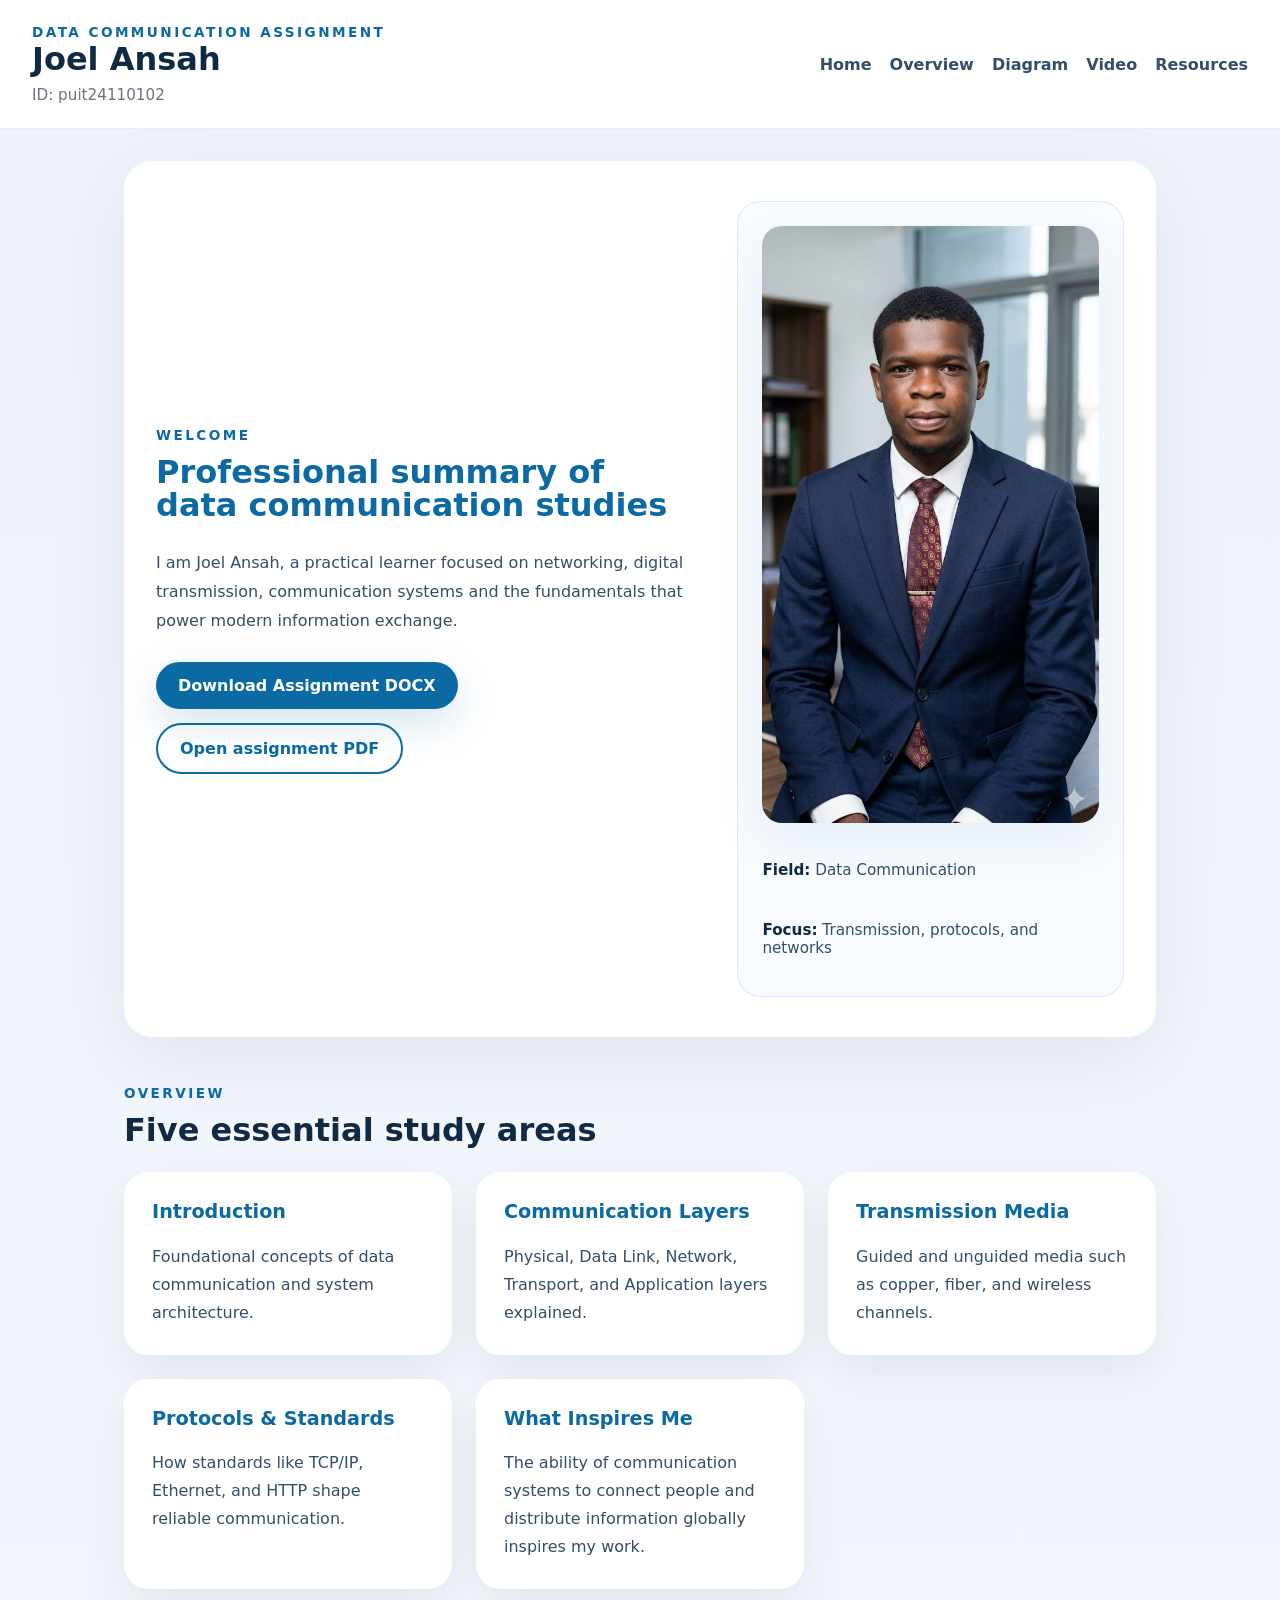
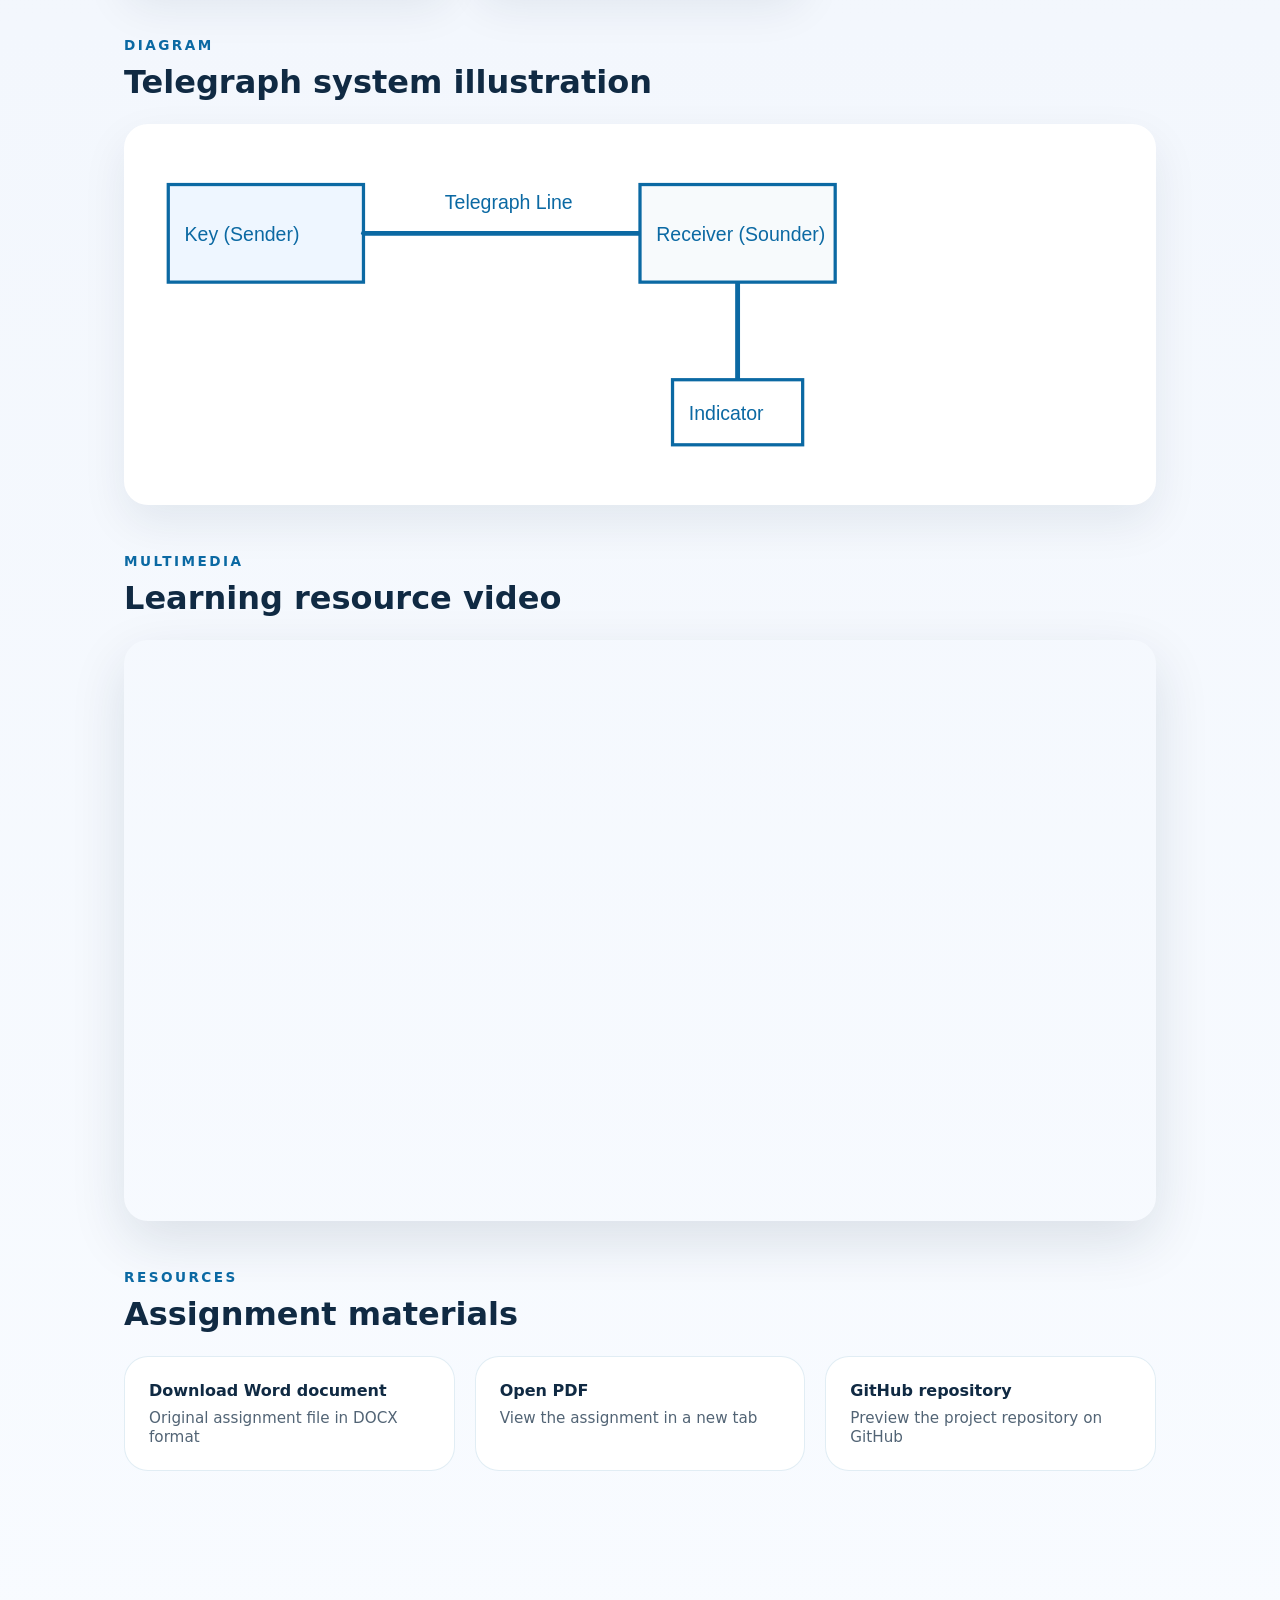
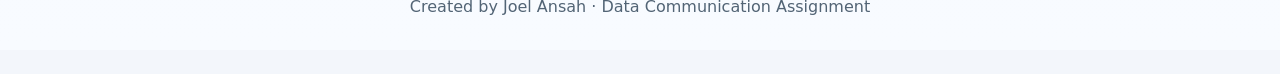
<file: Joel/index.html>
<!doctype html>
<html lang="en">
<head>
  <meta charset="utf-8">
  <meta name="viewport" content="width=device-width,initial-scale=1">
  <title>Data Communication Assignment - Joel Ansah</title>
  <link rel="stylesheet" href="styles.css">
</head>
<body>
  <header class="topbar">
    <div class="brand">
      <div>
        <p class="eyebrow">Data Communication Assignment</p>
        <h1>Joel Ansah</h1>
      </div>
      <p class="id">ID: puit24110102</p>
    </div>

    <nav class="nav-menu">
      <a href="#home">Home</a>
      <a href="#overview">Overview</a>
      <a href="#diagram">Diagram</a>
      <a href="#media">Video</a>
      <a href="#resources">Resources</a>
    </nav>
  </header>

  <main class="page">
    <section id="home" class="hero fade-up">
      <div class="hero-grid">
        <div class="hero-text">
          <span class="eyebrow">Welcome</span>
          <h2>Professional summary of data communication studies</h2>
          <p class="hero-copy">I am Joel Ansah, a practical learner focused on networking, digital transmission, communication systems and the fundamentals that power modern information exchange.</p>
          <div class="hero-buttons">
            <a class="btn btn-primary" href="ADVANCED DATA COMMUNICATION.docx" download>Download Assignment DOCX</a>
            <a class="btn btn-secondary" href="ADVANCED DATA COMMUNICATION.pdf" target="_blank">Open assignment PDF</a>
          </div>
        </div>

        <div class="hero-card">
          <img src="photo_2026-05-21_16-41-27.jpg" alt="Joel Ansah photo">
          <div class="hero-card-info">
            <p><strong>Field:</strong> Data Communication</p>
            <p><strong>Focus:</strong> Transmission, protocols, and networks</p>
          </div>
        </div>
      </div>
    </section>

    <section id="overview" class="section fade-up">
      <div class="section-heading">
        <span class="eyebrow">Overview</span>
        <h2>Five essential study areas</h2>
      </div>
      <div class="card-grid">
        <article class="card">
          <h3>Introduction</h3>
          <p>Foundational concepts of data communication and system architecture.</p>
        </article>
        <article class="card">
          <h3>Communication Layers</h3>
          <p>Physical, Data Link, Network, Transport, and Application layers explained.</p>
        </article>
        <article class="card">
          <h3>Transmission Media</h3>
          <p>Guided and unguided media such as copper, fiber, and wireless channels.</p>
        </article>
        <article class="card">
          <h3>Protocols & Standards</h3>
          <p>How standards like TCP/IP, Ethernet, and HTTP shape reliable communication.</p>
        </article>
        <article class="card">
          <h3>What Inspires Me</h3>
          <p>The ability of communication systems to connect people and distribute information globally inspires my work.</p>
        </article>
      </div>
    </section>

    <section id="diagram" class="section fade-up">
      <div class="section-heading">
        <span class="eyebrow">Diagram</span>
        <h2>Telegraph system illustration</h2>
      </div>
      <div class="diagram-card">
        <svg viewBox="0 0 600 200" xmlns="http://www.w3.org/2000/svg" class="svg-diagram">
          <rect x="10" y="20" width="120" height="60" fill="#eef6ff" stroke="#0b69a3" stroke-width="2" />
          <text x="20" y="55" font-family="sans-serif" font-size="12" fill="#0b69a3">Key (Sender)</text>
          <line x1="130" y1="50" x2="300" y2="50" stroke="#0b69a3" stroke-width="3" stroke-linecap="round" />
          <rect x="300" y="20" width="120" height="60" fill="#f7fafc" stroke="#0b69a3" stroke-width="2" />
          <text x="310" y="55" font-family="sans-serif" font-size="12" fill="#0b69a3">Receiver (Sounder)</text>
          <line x1="360" y1="80" x2="360" y2="140" stroke="#0b69a3" stroke-width="3" />
          <rect x="320" y="140" width="80" height="40" fill="#ffffff" stroke="#0b69a3" stroke-width="2" />
          <text x="330" y="165" font-family="sans-serif" font-size="12" fill="#0b69a3">Indicator</text>
          <text x="180" y="35" font-family="sans-serif" font-size="12" fill="#0b69a3">Telegraph Line</text>
        </svg>
      </div>
    </section>

    <section id="media" class="section fade-up">
      <div class="section-heading">
        <span class="eyebrow">Multimedia</span>
        <h2>Learning resource video</h2>
      </div>
      <div class="video-wrap">
        <iframe src="https://www.youtube.com/embed/4X0r1k3V7s8" title="YouTube video" frameborder="0" allowfullscreen></iframe>
      </div>
    </section>

    <section id="resources" class="section fade-up">
      <div class="section-heading">
        <span class="eyebrow">Resources</span>
        <h2>Assignment materials</h2>
      </div>
      <div class="resource-grid">
        <a class="resource-card" href="ADVANCED DATA COMMUNICATION.docx" download>
          <strong>Download Word document</strong>
          <span>Original assignment file in DOCX format</span>
        </a>
        <a class="resource-card" href="ADVANCED DATA COMMUNICATION.pdf" target="_blank">
          <strong>Open PDF</strong>
          <span>View the assignment in a new tab</span>
        </a>
        <a class="resource-card" href="https://github.com/Ansah-Joel/data-communication-assignment-" target="_blank">
          <strong>GitHub repository</strong>
          <span>Preview the project repository on GitHub</span>
        </a>
      </div>
    </section>
  </main>

  <footer class="footer fade-up">
    <p>Created by Joel Ansah · Data Communication Assignment</p>
  </footer>
</body>
</html>
</file>
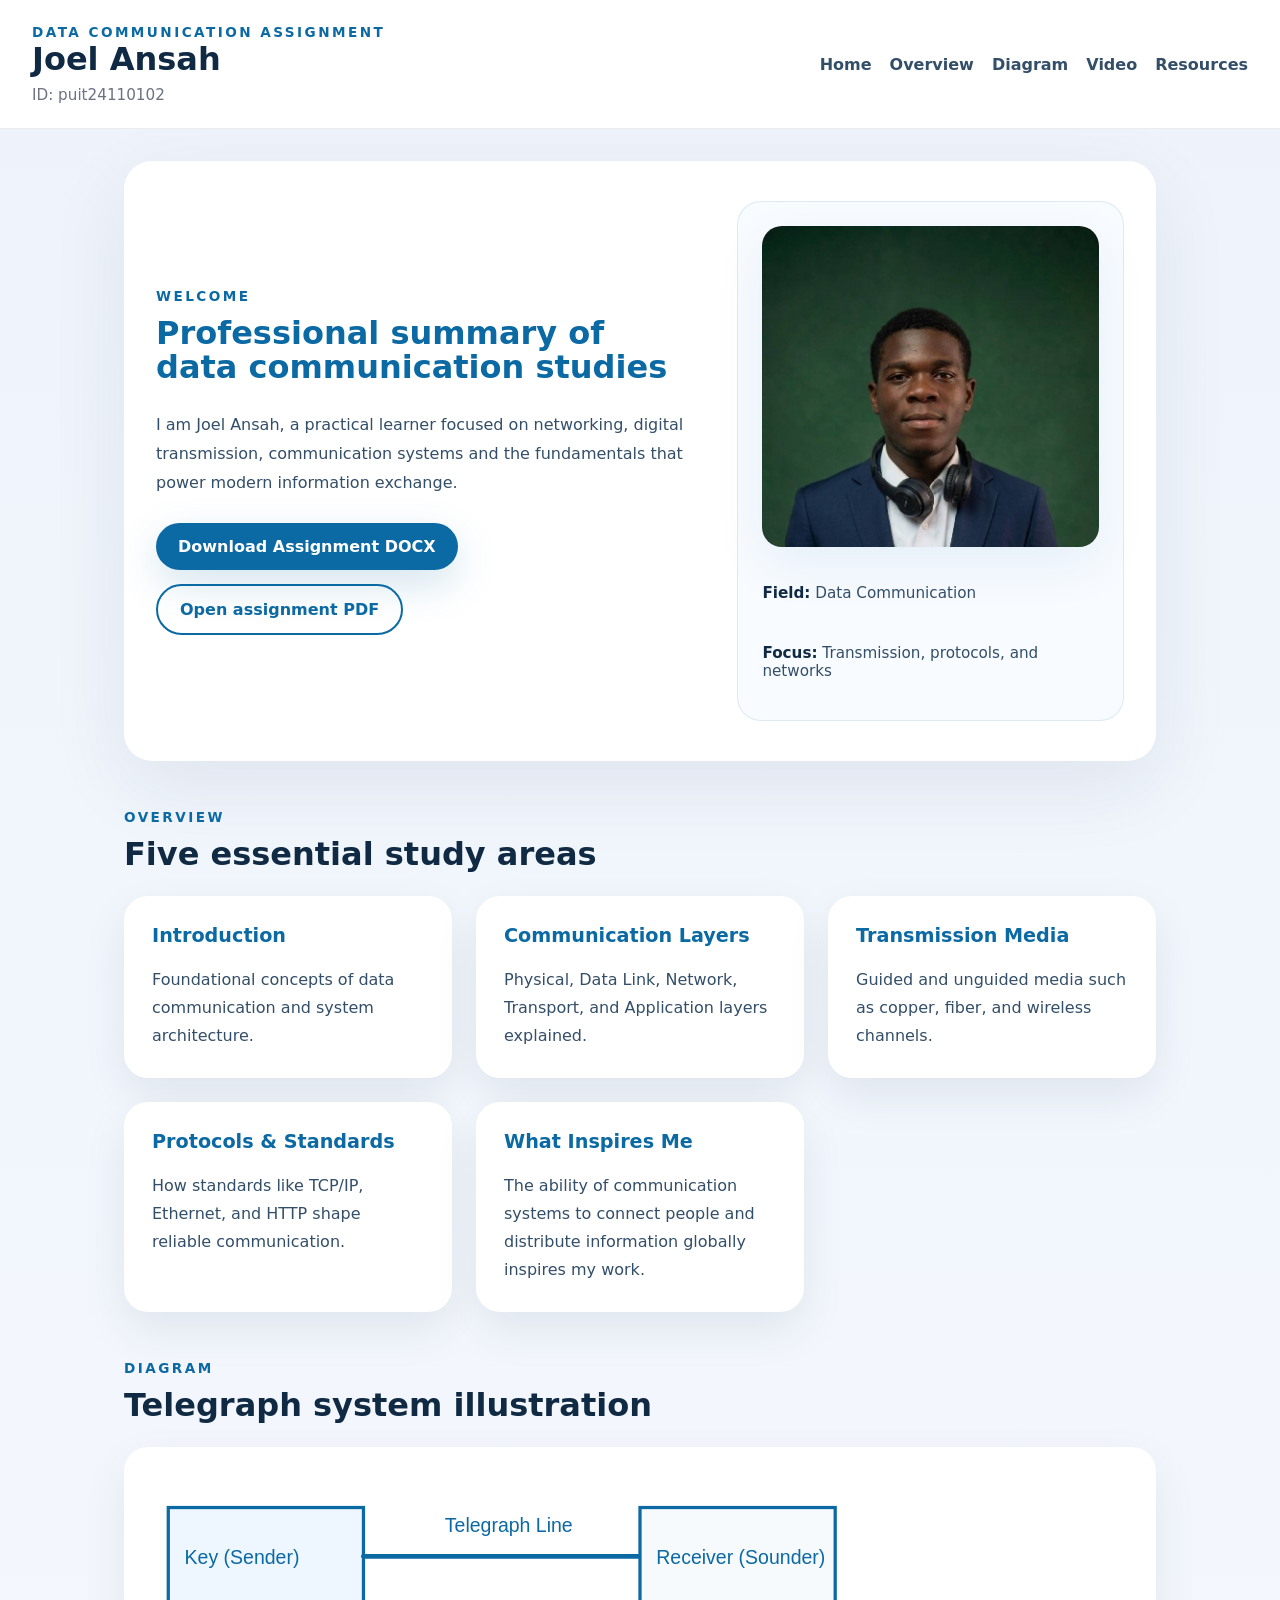
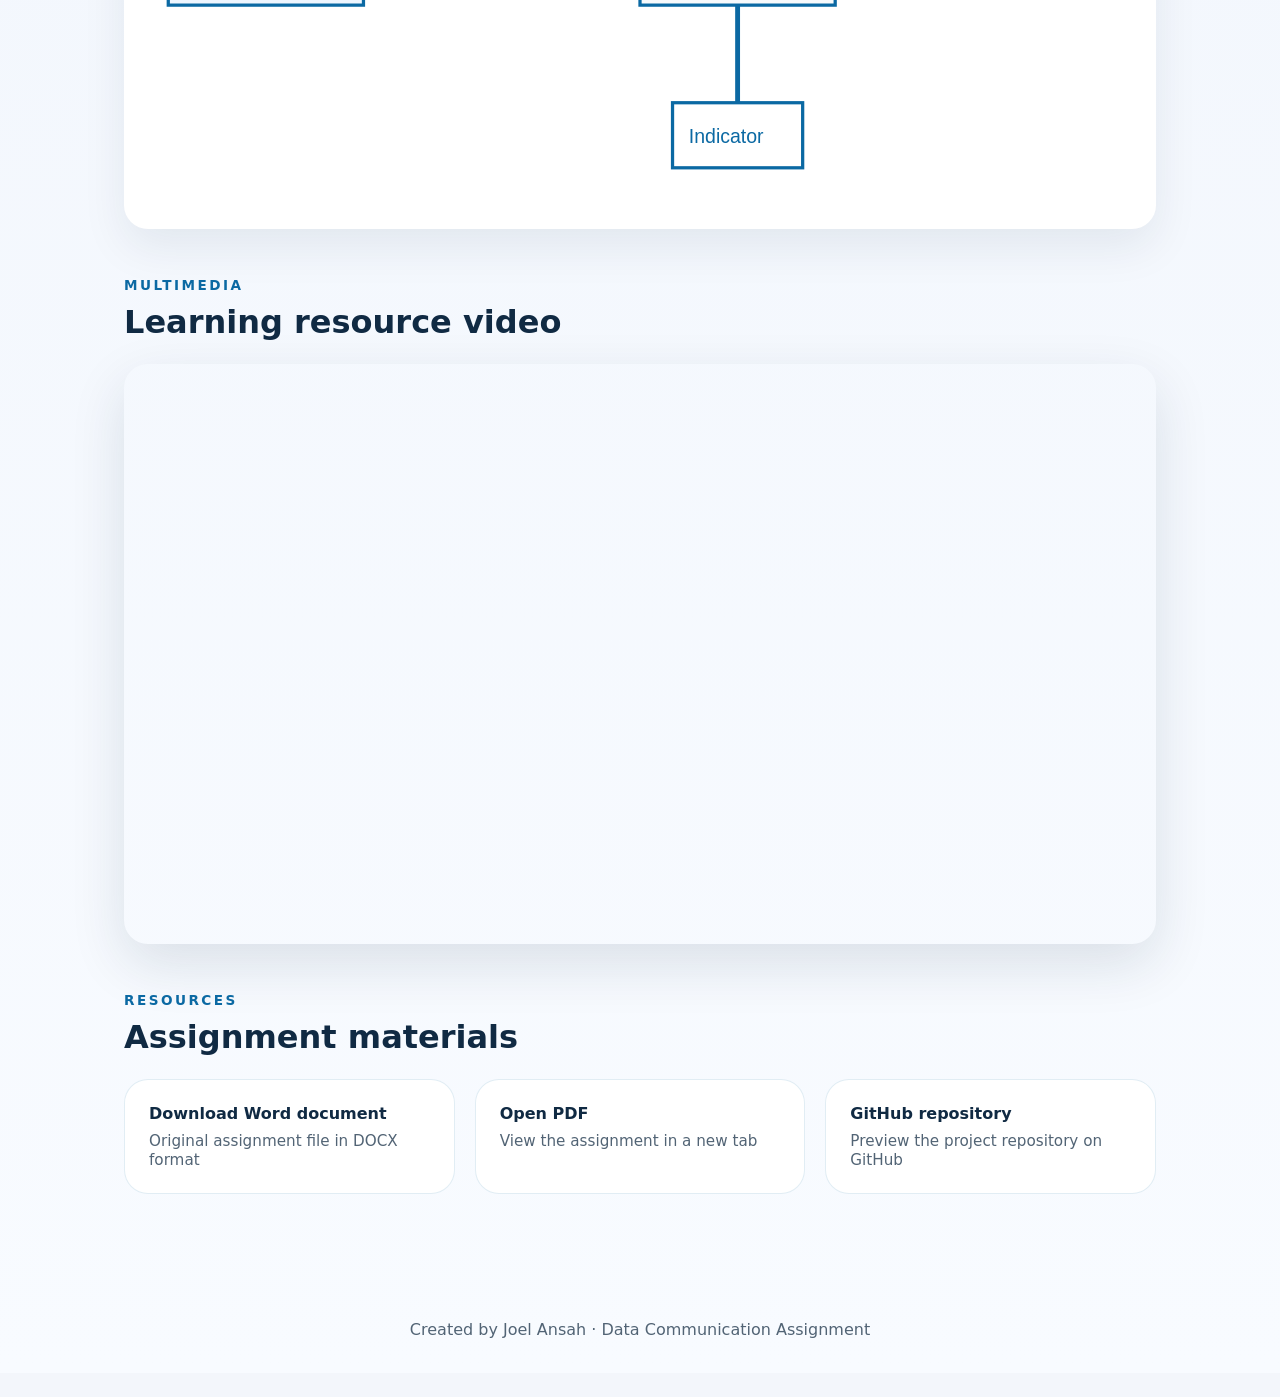
<file: mhjhus/index.html>
<!doctype html>
<html lang="en">
<head>
  <meta charset="utf-8">
  <meta name="viewport" content="width=device-width,initial-scale=1">
  <title>Data Communication Assignment - Joel Ansah</title>
  <link rel="stylesheet" href="styles.css">
</head>
<body>
  <header class="topbar">
    <div class="brand">
      <div>
        <p class="eyebrow">Data Communication Assignment</p>
        <h1>Joel Ansah</h1>
      </div>
      <p class="id">ID: puit24110102</p>
    </div>

    <nav class="nav-menu">
      <a href="#home">Home</a>
      <a href="#overview">Overview</a>
      <a href="#diagram">Diagram</a>
      <a href="#media">Video</a>
      <a href="#resources">Resources</a>
    </nav>
  </header>

  <main class="page">
    <section id="home" class="hero fade-up">
      <div class="hero-grid">
        <div class="hero-text">
          <span class="eyebrow">Welcome</span>
          <h2>Professional summary of data communication studies</h2>
          <p class="hero-copy">I am Joel Ansah, a practical learner focused on networking, digital transmission, communication systems and the fundamentals that power modern information exchange.</p>
          <div class="hero-buttons">
            <a class="btn btn-primary" href="ADVANCED DATA COMMUNICATION.docx" download>Download Assignment DOCX</a>
            <a class="btn btn-secondary" href="ADVANCED DATA COMMUNICATION.pdf" target="_blank">Open assignment PDF</a>
          </div>
        </div>

        <div class="hero-card">
          <img src="photo_2026-05-21_13-58-20.jpg" alt="Joel Ansah photo">
          <div class="hero-card-info">
            <p><strong>Field:</strong> Data Communication</p>
            <p><strong>Focus:</strong> Transmission, protocols, and networks</p>
          </div>
        </div>
      </div>
    </section>

    <section id="overview" class="section fade-up">
      <div class="section-heading">
        <span class="eyebrow">Overview</span>
        <h2>Five essential study areas</h2>
      </div>
      <div class="card-grid">
        <article class="card">
          <h3>Introduction</h3>
          <p>Foundational concepts of data communication and system architecture.</p>
        </article>
        <article class="card">
          <h3>Communication Layers</h3>
          <p>Physical, Data Link, Network, Transport, and Application layers explained.</p>
        </article>
        <article class="card">
          <h3>Transmission Media</h3>
          <p>Guided and unguided media such as copper, fiber, and wireless channels.</p>
        </article>
        <article class="card">
          <h3>Protocols & Standards</h3>
          <p>How standards like TCP/IP, Ethernet, and HTTP shape reliable communication.</p>
        </article>
        <article class="card">
          <h3>What Inspires Me</h3>
          <p>The ability of communication systems to connect people and distribute information globally inspires my work.</p>
        </article>
      </div>
    </section>

    <section id="diagram" class="section fade-up">
      <div class="section-heading">
        <span class="eyebrow">Diagram</span>
        <h2>Telegraph system illustration</h2>
      </div>
      <div class="diagram-card">
        <svg viewBox="0 0 600 200" xmlns="http://www.w3.org/2000/svg" class="svg-diagram">
          <rect x="10" y="20" width="120" height="60" fill="#eef6ff" stroke="#0b69a3" stroke-width="2" />
          <text x="20" y="55" font-family="sans-serif" font-size="12" fill="#0b69a3">Key (Sender)</text>
          <line x1="130" y1="50" x2="300" y2="50" stroke="#0b69a3" stroke-width="3" stroke-linecap="round" />
          <rect x="300" y="20" width="120" height="60" fill="#f7fafc" stroke="#0b69a3" stroke-width="2" />
          <text x="310" y="55" font-family="sans-serif" font-size="12" fill="#0b69a3">Receiver (Sounder)</text>
          <line x1="360" y1="80" x2="360" y2="140" stroke="#0b69a3" stroke-width="3" />
          <rect x="320" y="140" width="80" height="40" fill="#ffffff" stroke="#0b69a3" stroke-width="2" />
          <text x="330" y="165" font-family="sans-serif" font-size="12" fill="#0b69a3">Indicator</text>
          <text x="180" y="35" font-family="sans-serif" font-size="12" fill="#0b69a3">Telegraph Line</text>
        </svg>
      </div>
    </section>

    <section id="media" class="section fade-up">
      <div class="section-heading">
        <span class="eyebrow">Multimedia</span>
        <h2>Learning resource video</h2>
      </div>
      <div class="video-wrap">
        <iframe src="https://www.youtube.com/embed/4X0r1k3V7s8" title="YouTube video" frameborder="0" allowfullscreen></iframe>
      </div>
    </section>

    <section id="resources" class="section fade-up">
      <div class="section-heading">
        <span class="eyebrow">Resources</span>
        <h2>Assignment materials</h2>
      </div>
      <div class="resource-grid">
        <a class="resource-card" href="ADVANCED DATA COMMUNICATION.docx" download>
          <strong>Download Word document</strong>
          <span>Original assignment file in DOCX format</span>
        </a>
        <a class="resource-card" href="ADVANCED DATA COMMUNICATION.pdf" target="_blank">
          <strong>Open PDF</strong>
          <span>View the assignment in a new tab</span>
        </a>
        <a class="resource-card" href="https://github.com/Ansah-Joel/data-communication-assignment-" target="_blank">
          <strong>GitHub repository</strong>
          <span>Preview the project repository on GitHub</span>
        </a>
      </div>
    </section>
  </main>

  <footer class="footer fade-up">
    <p>Created by Joel Ansah · Data Communication Assignment</p>
  </footer>
</body>
</html>
</file>
<file: Joel/styles.css>
/* Professional Data Communication page styles */
:root{
  font-family: Inter, system-ui, -apple-system, BlinkMacSystemFont, "Segoe UI", sans-serif;
  color:#102a43;
  background:#f3f6fb;
  accent-color:#0b69a3;
}
*{box-sizing:border-box}
body{margin:0;padding:0;background:linear-gradient(180deg,#eef3fb 0%,#f8fbff 100%);color:var(--color-text);min-height:100vh}
img{max-width:100%;display:block}
button,a{font:inherit}

.topbar{display:flex;flex-wrap:wrap;align-items:center;justify-content:space-between;padding:24px 32px;background:#ffffff;border-bottom:1px solid rgba(15,23,36,0.08);position:sticky;top:0;z-index:10}
.brand{display:flex;flex-direction:column;gap:8px}
.eyebrow{font-size:.85rem;font-weight:700;letter-spacing:.18em;text-transform:uppercase;color:#0b69a3;margin:0}
.brand h1{margin:0;font-size:2rem;color:#102a43}
.id{margin:0;font-size:.95rem;color:#6b7280}
.nav-menu{display:flex;flex-wrap:wrap;gap:18px}
.nav-menu a{color:#334e68;text-decoration:none;font-weight:600;position:relative;padding:4px 0;transition:color .2s ease}
.nav-menu a::after{content:'';position:absolute;left:0;bottom:-2px;width:100%;height:2px;background:#0b69a3;transform:scaleX(0);transform-origin:left;transition:transform .25s ease}
.nav-menu a:hover{color:#0b69a3}
.nav-menu a:hover::after{transform:scaleX(1)}

.page{max-width:1080px;margin:0 auto;padding:32px 24px}
.section{margin-top:48px}
.section-heading{display:flex;flex-direction:column;gap:12px;margin-bottom:24px}
.section-heading h2{margin:0;font-size:2rem;color:#102a43;line-height:1.1}

.hero{padding:40px 32px;background:#ffffff;border-radius:28px;box-shadow:0 24px 80px rgba(16,42,67,0.08);overflow:hidden}
.hero-grid{display:grid;grid-template-columns:1.35fr 0.95fr;gap:32px;align-items:center}
.hero-text{max-width:540px}
.hero-text h2{margin-top:12px;font-size:clamp(2rem,2.5vw,3rem);line-height:1.05;color:#0b69a3}
.hero-copy{margin:20px 0 0;font-size:1rem;line-height:1.8;color:#334e68;max-width:580px}
.hero-buttons{display:flex;flex-wrap:wrap;gap:14px;margin-top:26px}
.btn{display:inline-flex;align-items:center;justify-content:center;gap:10px;padding:14px 22px;border-radius:999px;font-weight:700;text-decoration:none;transition:transform .2s ease,box-shadow .2s ease}
.btn:hover{transform:translateY(-2px)}
.btn-primary{background:#0b69a3;color:#ffffff;box-shadow:0 14px 40px rgba(11,105,163,0.18)}
.btn-secondary{background:transparent;color:#0b69a3;border:2px solid #0b69a3}
.hero-card{padding:24px;background:#f8fbff;border:1px solid rgba(11,105,163,0.12);border-radius:24px;display:grid;gap:22px}
.hero-card img{border-radius:20px;box-shadow:0 18px 50px rgba(11,105,163,0.08)}
.hero-card-info{display:flex;flex-direction:column;gap:12px;color:#334e68;font-size:.95rem}
.hero-card-info strong{color:#102a43}

.card-grid{display:grid;grid-template-columns:repeat(3,minmax(0,1fr));gap:24px}
.card{background:#ffffff;border-radius:24px;padding:28px;box-shadow:0 18px 45px rgba(16,42,67,0.08);transition:transform .25s ease,box-shadow .25s ease}
.card:hover{transform:translateY(-8px);box-shadow:0 22px 50px rgba(16,42,67,0.14)}
.card h3{margin-top:0;font-size:1.2rem;color:#0b69a3}
.card p{margin:12px 0 0;line-height:1.75;color:#334e68}

.diagram-card{background:#ffffff;border-radius:24px;padding:28px;box-shadow:0 18px 45px rgba(16,42,67,0.08)}
.svg-diagram{width:100%;height:auto;display:block}

.video-wrap{position:relative;padding-top:56.25%;border-radius:24px;overflow:hidden;box-shadow:0 20px 55px rgba(16,42,67,0.12)}
.video-wrap iframe{position:absolute;top:0;left:0;width:100%;height:100%;border:0}

.resource-grid{display:grid;grid-template-columns:repeat(3,minmax(0,1fr));gap:20px}
.resource-card{display:block;background:#ffffff;border-radius:24px;padding:24px;border:1px solid rgba(11,105,163,0.12);text-decoration:none;color:#102a43;transition:transform .2s ease,box-shadow .2s ease}
.resource-card:hover{transform:translateY(-6px);box-shadow:0 20px 45px rgba(16,42,67,0.12)}
.resource-card strong{display:block;font-size:1rem;margin-bottom:8px}
.resource-card span{font-size:.95rem;color:#526475}

.footer{margin:60px auto 24px;padding:18px 24px;text-align:center;color:#526475}

.fade-up{opacity:0;transform:translateY(18px);animation:fadeInUp .8s ease forwards}
.fade-up:nth-of-type(1){animation-delay:.1s}
.fade-up:nth-of-type(2){animation-delay:.2s}
.fade-up:nth-of-type(3){animation-delay:.3s}
.fade-up:nth-of-type(4){animation-delay:.4s}
.fade-up:nth-of-type(5){animation-delay:.5s}

@keyframes fadeInUp{
  to{opacity:1;transform:none}
}

@media (max-width:960px){
  .hero-grid{grid-template-columns:1fr}
  .card-grid,.resource-grid{grid-template-columns:1fr}
}

@media (max-width:640px){
  .topbar{padding:18px 16px}
  .nav-menu{gap:12px}
  .page{padding:20px 16px}
  .hero{padding:28px 20px}
  .hero-text h2{font-size:2rem}
}
</file>
<file: mhjhus/styles.css>
/* Professional Data Communication page styles */
:root{
  font-family: Inter, system-ui, -apple-system, BlinkMacSystemFont, "Segoe UI", sans-serif;
  color:#102a43;
  background:#f3f6fb;
  accent-color:#0b69a3;
}
*{box-sizing:border-box}
body{margin:0;padding:0;background:linear-gradient(180deg,#eef3fb 0%,#f8fbff 100%);color:var(--color-text);min-height:100vh}
img{max-width:100%;display:block}
button,a{font:inherit}

.topbar{display:flex;flex-wrap:wrap;align-items:center;justify-content:space-between;padding:24px 32px;background:#ffffff;border-bottom:1px solid rgba(15,23,36,0.08);position:sticky;top:0;z-index:10}
.brand{display:flex;flex-direction:column;gap:8px}
.eyebrow{font-size:.85rem;font-weight:700;letter-spacing:.18em;text-transform:uppercase;color:#0b69a3;margin:0}
.brand h1{margin:0;font-size:2rem;color:#102a43}
.id{margin:0;font-size:.95rem;color:#6b7280}
.nav-menu{display:flex;flex-wrap:wrap;gap:18px}
.nav-menu a{color:#334e68;text-decoration:none;font-weight:600;position:relative;padding:4px 0;transition:color .2s ease}
.nav-menu a::after{content:'';position:absolute;left:0;bottom:-2px;width:100%;height:2px;background:#0b69a3;transform:scaleX(0);transform-origin:left;transition:transform .25s ease}
.nav-menu a:hover{color:#0b69a3}
.nav-menu a:hover::after{transform:scaleX(1)}

.page{max-width:1080px;margin:0 auto;padding:32px 24px}
.section{margin-top:48px}
.section-heading{display:flex;flex-direction:column;gap:12px;margin-bottom:24px}
.section-heading h2{margin:0;font-size:2rem;color:#102a43;line-height:1.1}

.hero{padding:40px 32px;background:#ffffff;border-radius:28px;box-shadow:0 24px 80px rgba(16,42,67,0.08);overflow:hidden}
.hero-grid{display:grid;grid-template-columns:1.35fr 0.95fr;gap:32px;align-items:center}
.hero-text{max-width:540px}
.hero-text h2{margin-top:12px;font-size:clamp(2rem,2.5vw,3rem);line-height:1.05;color:#0b69a3}
.hero-copy{margin:20px 0 0;font-size:1rem;line-height:1.8;color:#334e68;max-width:580px}
.hero-buttons{display:flex;flex-wrap:wrap;gap:14px;margin-top:26px}
.btn{display:inline-flex;align-items:center;justify-content:center;gap:10px;padding:14px 22px;border-radius:999px;font-weight:700;text-decoration:none;transition:transform .2s ease,box-shadow .2s ease}
.btn:hover{transform:translateY(-2px)}
.btn-primary{background:#0b69a3;color:#ffffff;box-shadow:0 14px 40px rgba(11,105,163,0.18)}
.btn-secondary{background:transparent;color:#0b69a3;border:2px solid #0b69a3}
.hero-card{padding:24px;background:#f8fbff;border:1px solid rgba(11,105,163,0.12);border-radius:24px;display:grid;gap:22px}
.hero-card img{border-radius:20px;box-shadow:0 18px 50px rgba(11,105,163,0.08)}
.hero-card-info{display:flex;flex-direction:column;gap:12px;color:#334e68;font-size:.95rem}
.hero-card-info strong{color:#102a43}

.card-grid{display:grid;grid-template-columns:repeat(3,minmax(0,1fr));gap:24px}
.card{background:#ffffff;border-radius:24px;padding:28px;box-shadow:0 18px 45px rgba(16,42,67,0.08);transition:transform .25s ease,box-shadow .25s ease}
.card:hover{transform:translateY(-8px);box-shadow:0 22px 50px rgba(16,42,67,0.14)}
.card h3{margin-top:0;font-size:1.2rem;color:#0b69a3}
.card p{margin:12px 0 0;line-height:1.75;color:#334e68}

.diagram-card{background:#ffffff;border-radius:24px;padding:28px;box-shadow:0 18px 45px rgba(16,42,67,0.08)}
.svg-diagram{width:100%;height:auto;display:block}

.video-wrap{position:relative;padding-top:56.25%;border-radius:24px;overflow:hidden;box-shadow:0 20px 55px rgba(16,42,67,0.12)}
.video-wrap iframe{position:absolute;top:0;left:0;width:100%;height:100%;border:0}

.resource-grid{display:grid;grid-template-columns:repeat(3,minmax(0,1fr));gap:20px}
.resource-card{display:block;background:#ffffff;border-radius:24px;padding:24px;border:1px solid rgba(11,105,163,0.12);text-decoration:none;color:#102a43;transition:transform .2s ease,box-shadow .2s ease}
.resource-card:hover{transform:translateY(-6px);box-shadow:0 20px 45px rgba(16,42,67,0.12)}
.resource-card strong{display:block;font-size:1rem;margin-bottom:8px}
.resource-card span{font-size:.95rem;color:#526475}

.footer{margin:60px auto 24px;padding:18px 24px;text-align:center;color:#526475}

.fade-up{opacity:0;transform:translateY(18px);animation:fadeInUp .8s ease forwards}
.fade-up:nth-of-type(1){animation-delay:.1s}
.fade-up:nth-of-type(2){animation-delay:.2s}
.fade-up:nth-of-type(3){animation-delay:.3s}
.fade-up:nth-of-type(4){animation-delay:.4s}
.fade-up:nth-of-type(5){animation-delay:.5s}

@keyframes fadeInUp{
  to{opacity:1;transform:none}
}

@media (max-width:960px){
  .hero-grid{grid-template-columns:1fr}
  .card-grid,.resource-grid{grid-template-columns:1fr}
}

@media (max-width:640px){
  .topbar{padding:18px 16px}
  .nav-menu{gap:12px}
  .page{padding:20px 16px}
  .hero{padding:28px 20px}
  .hero-text h2{font-size:2rem}
}
</file>
